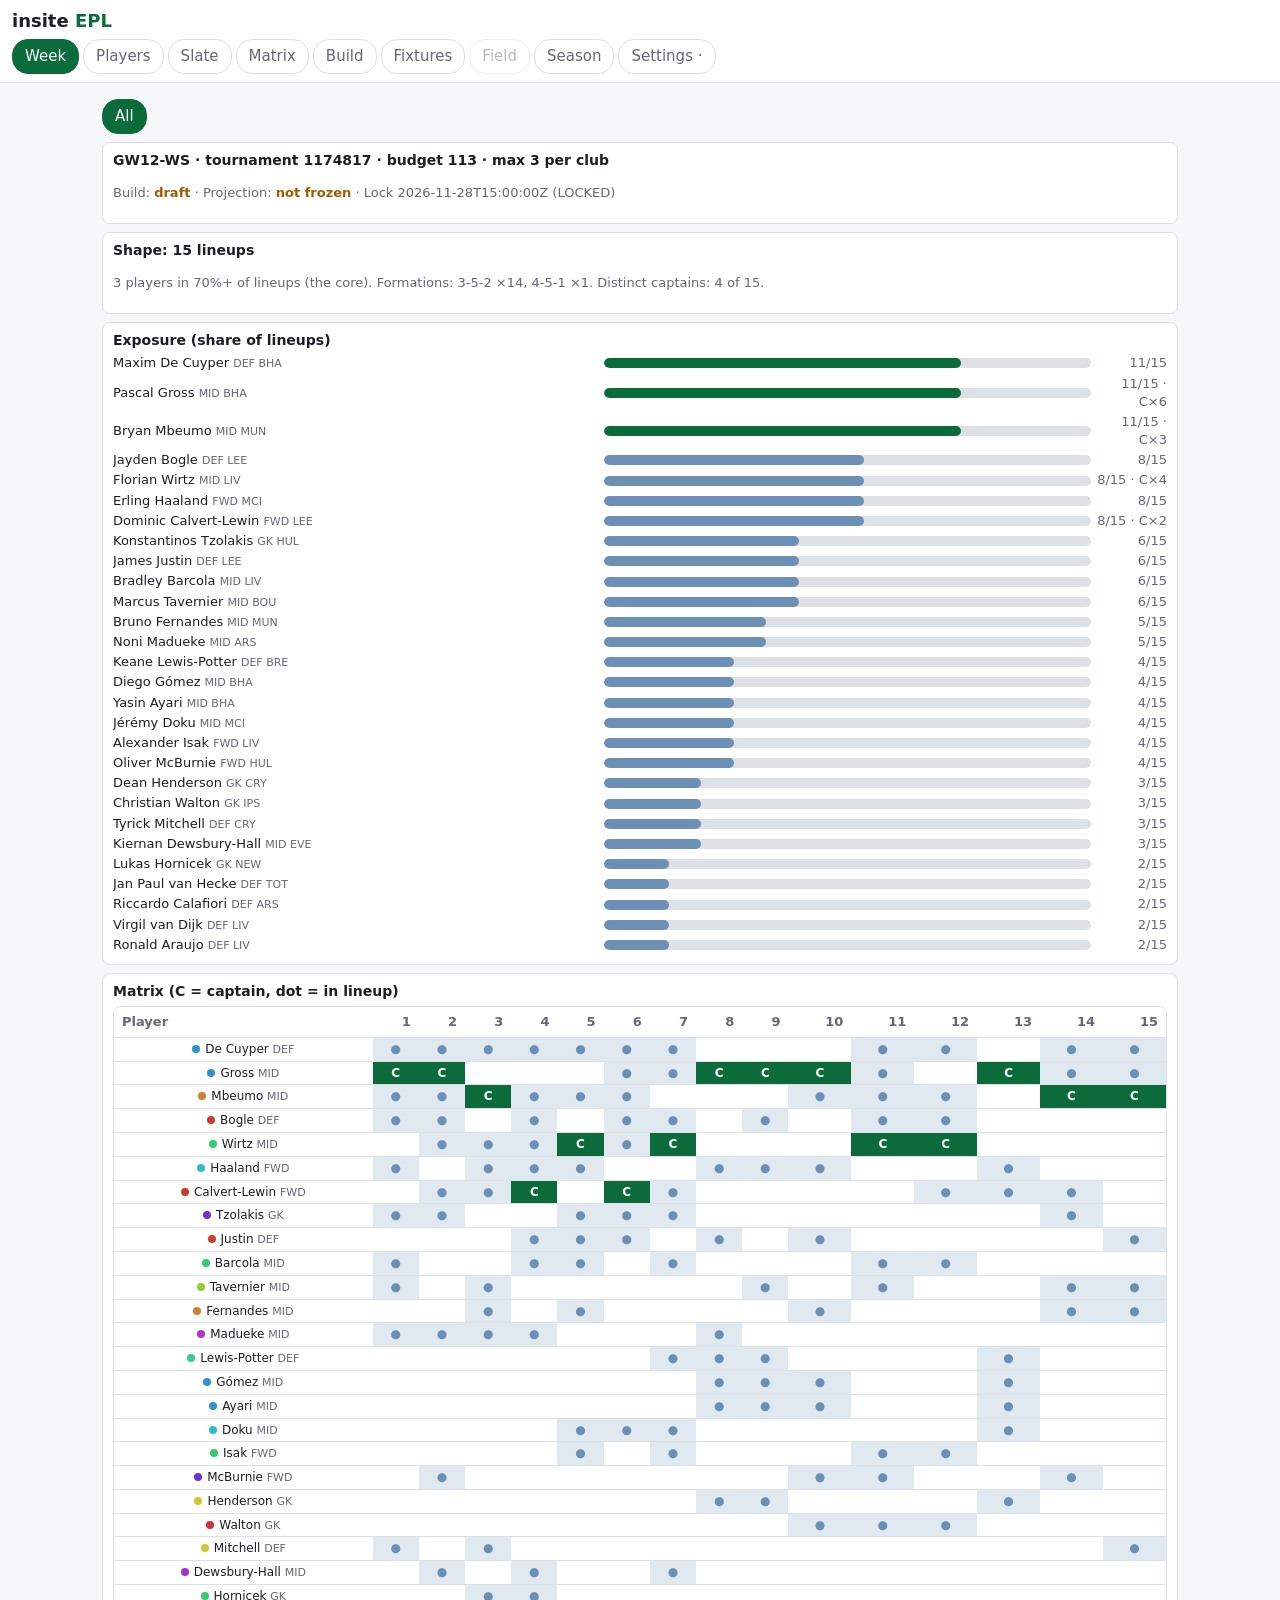
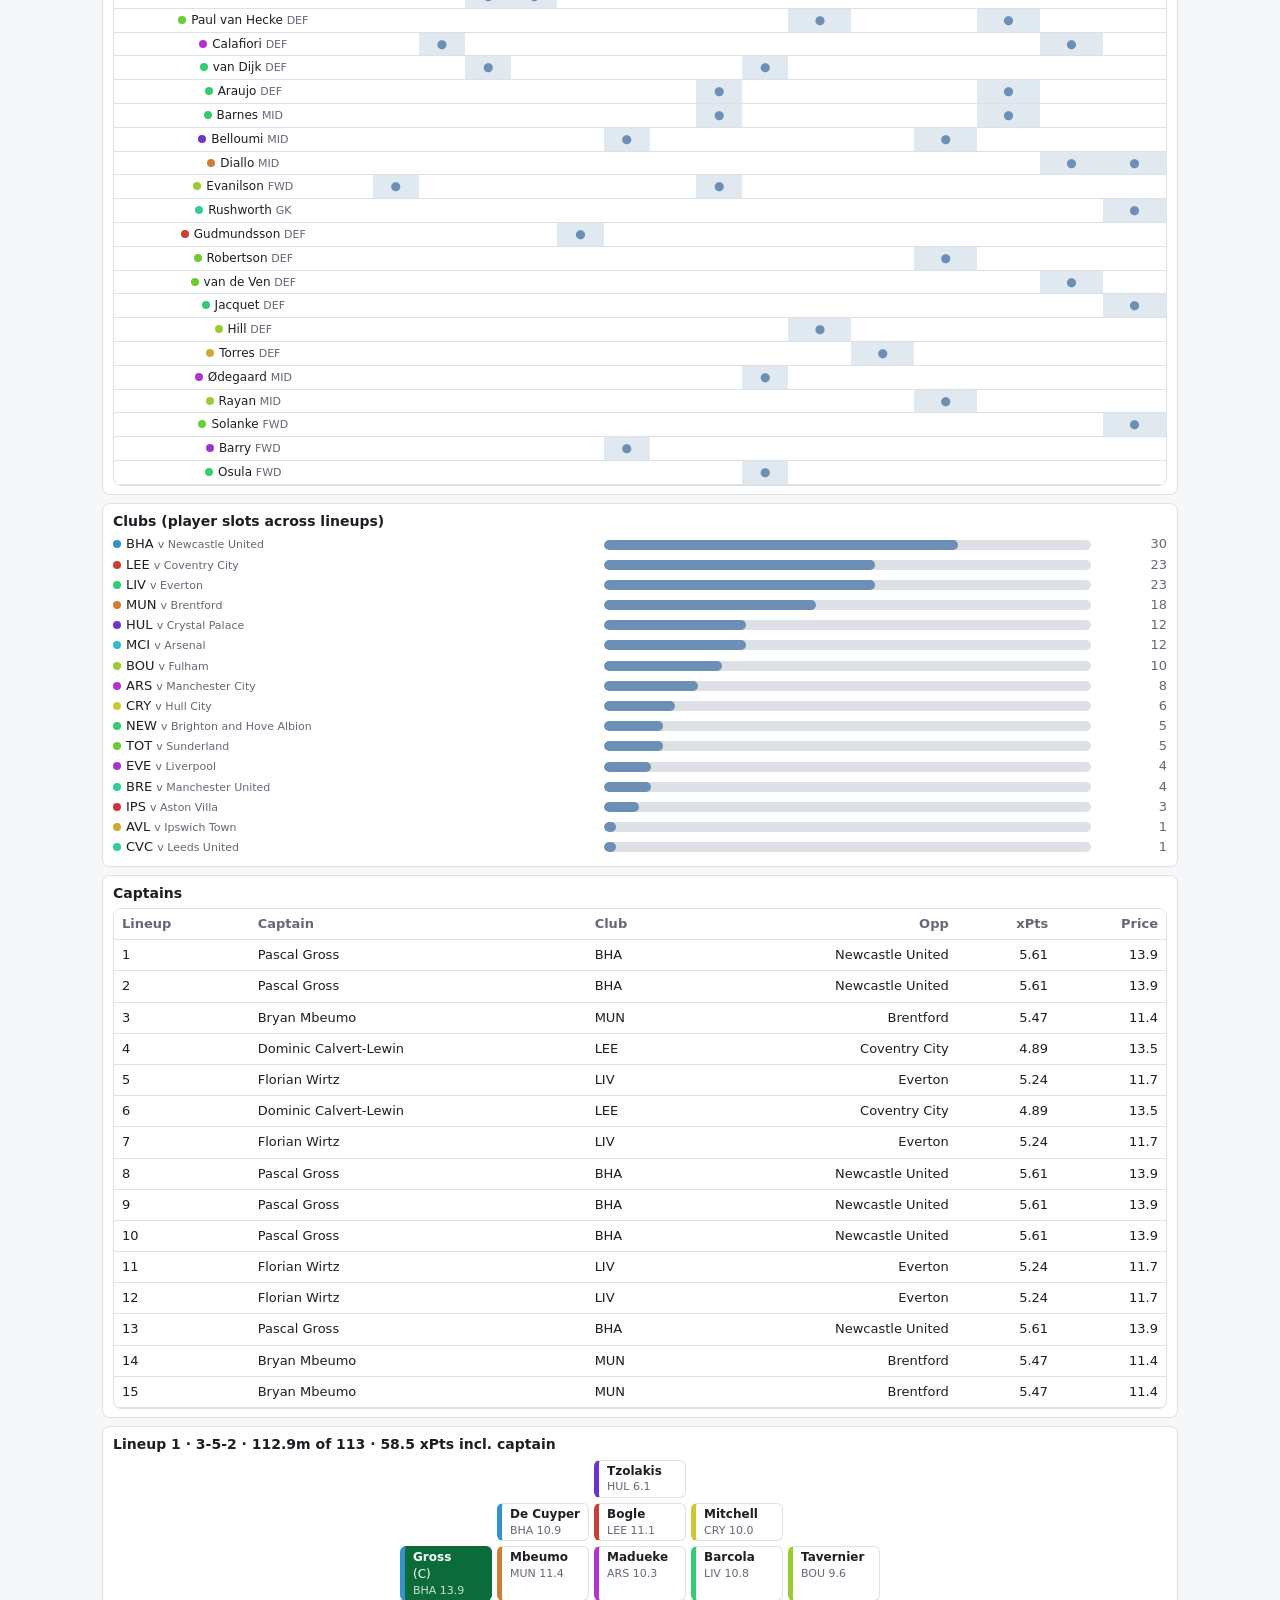
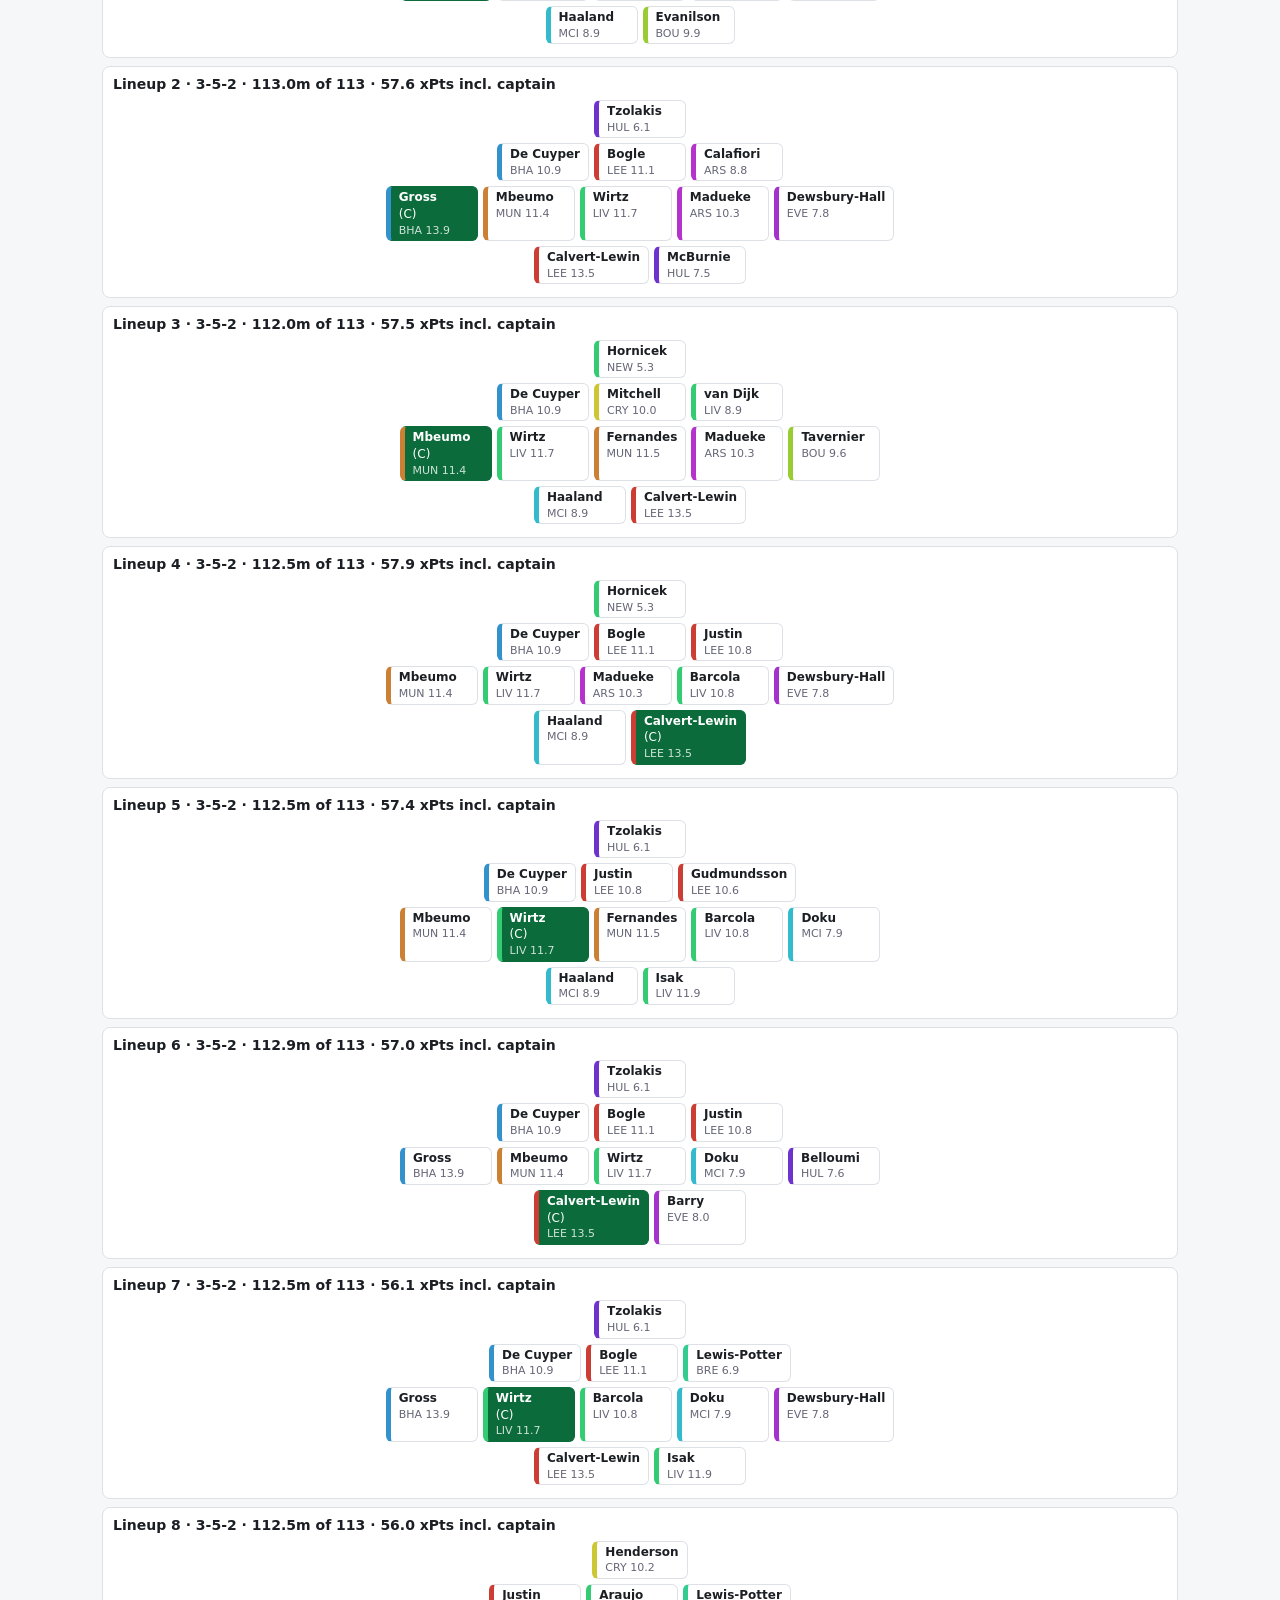
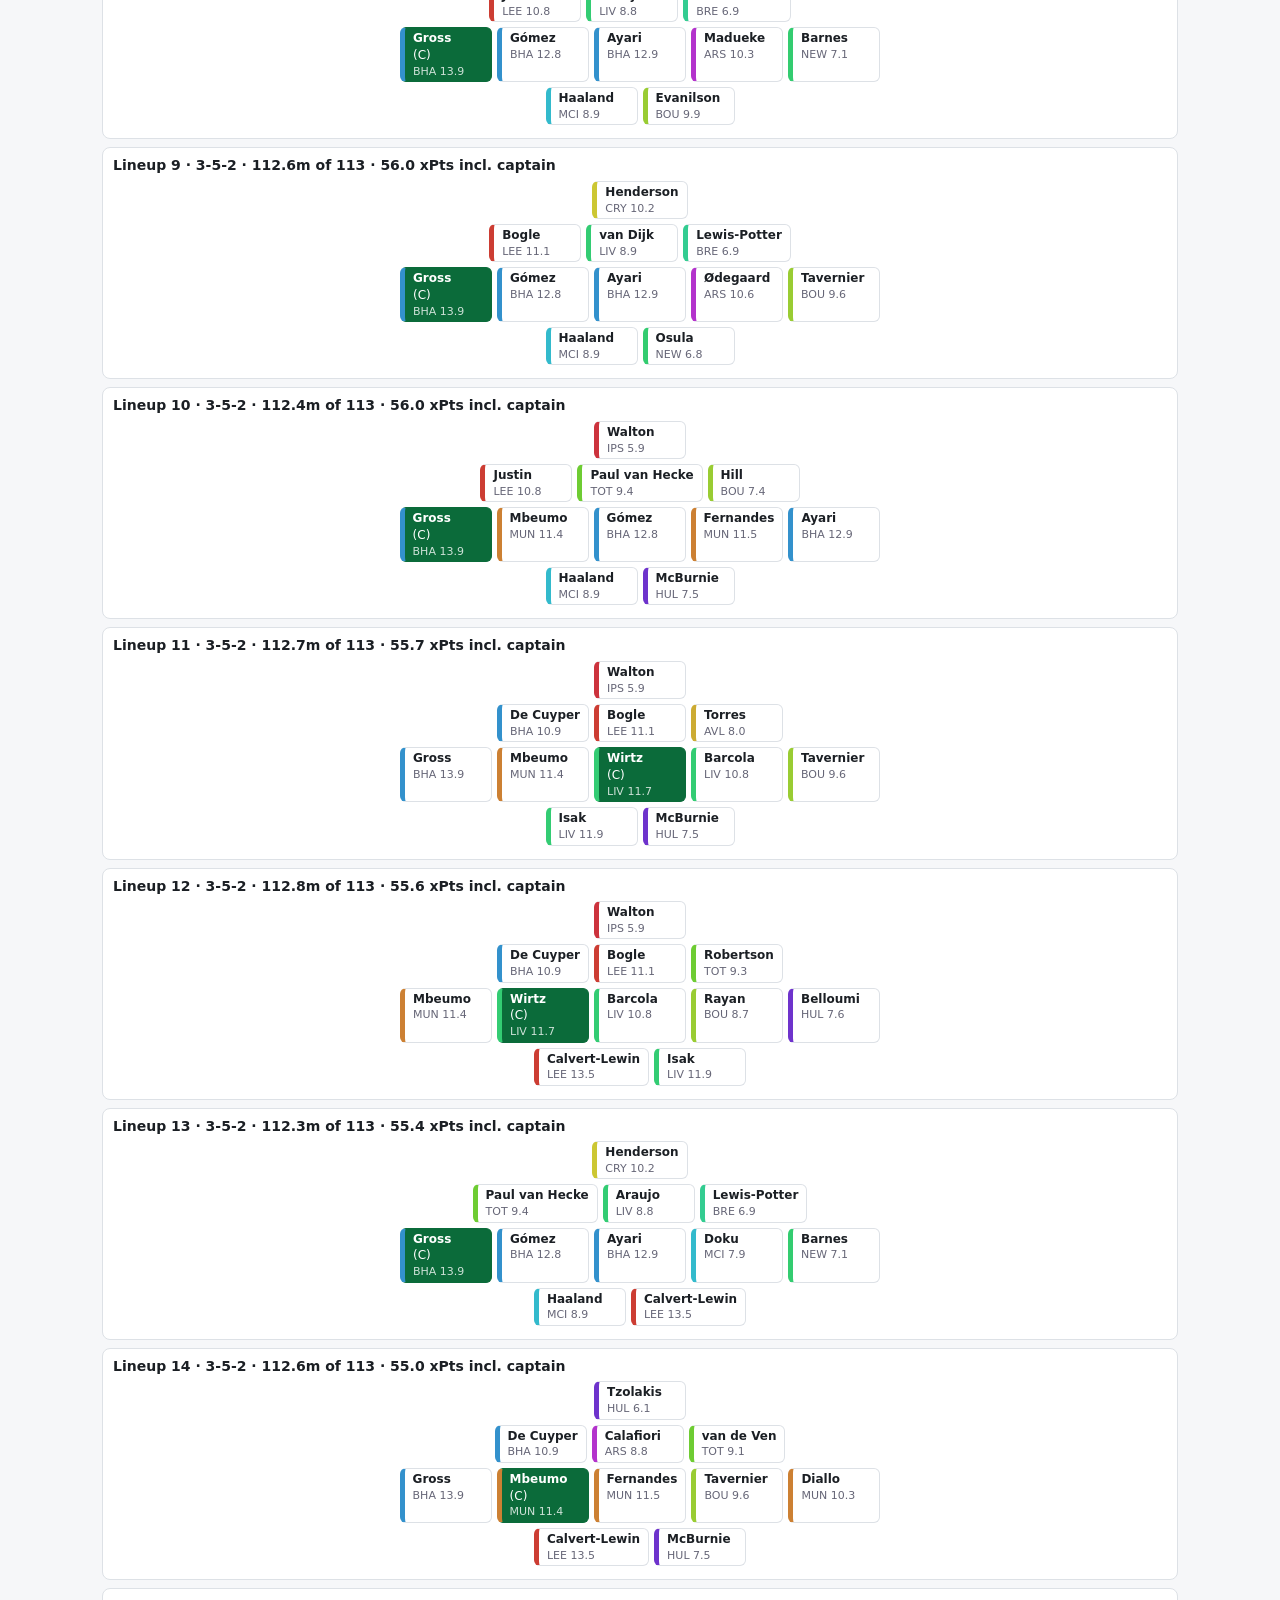
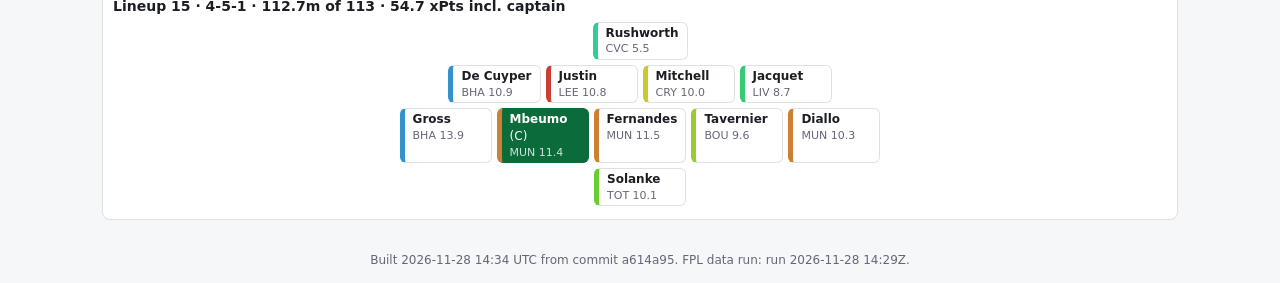
<file: index.html>
<!doctype html>
<html lang="en"><head><meta charset="utf-8"><meta name="viewport" content="width=device-width,initial-scale=1">
<title>insite EPL</title><link rel="stylesheet" href="app.css"></head>
<body><header><h1>insite <span>EPL</span></h1><nav id="nav"></nav></header>
<main id="main"><p class="note">Loading...</p></main><footer id="foot"></footer>
<script src="app.js"></script></body></html>
</file>
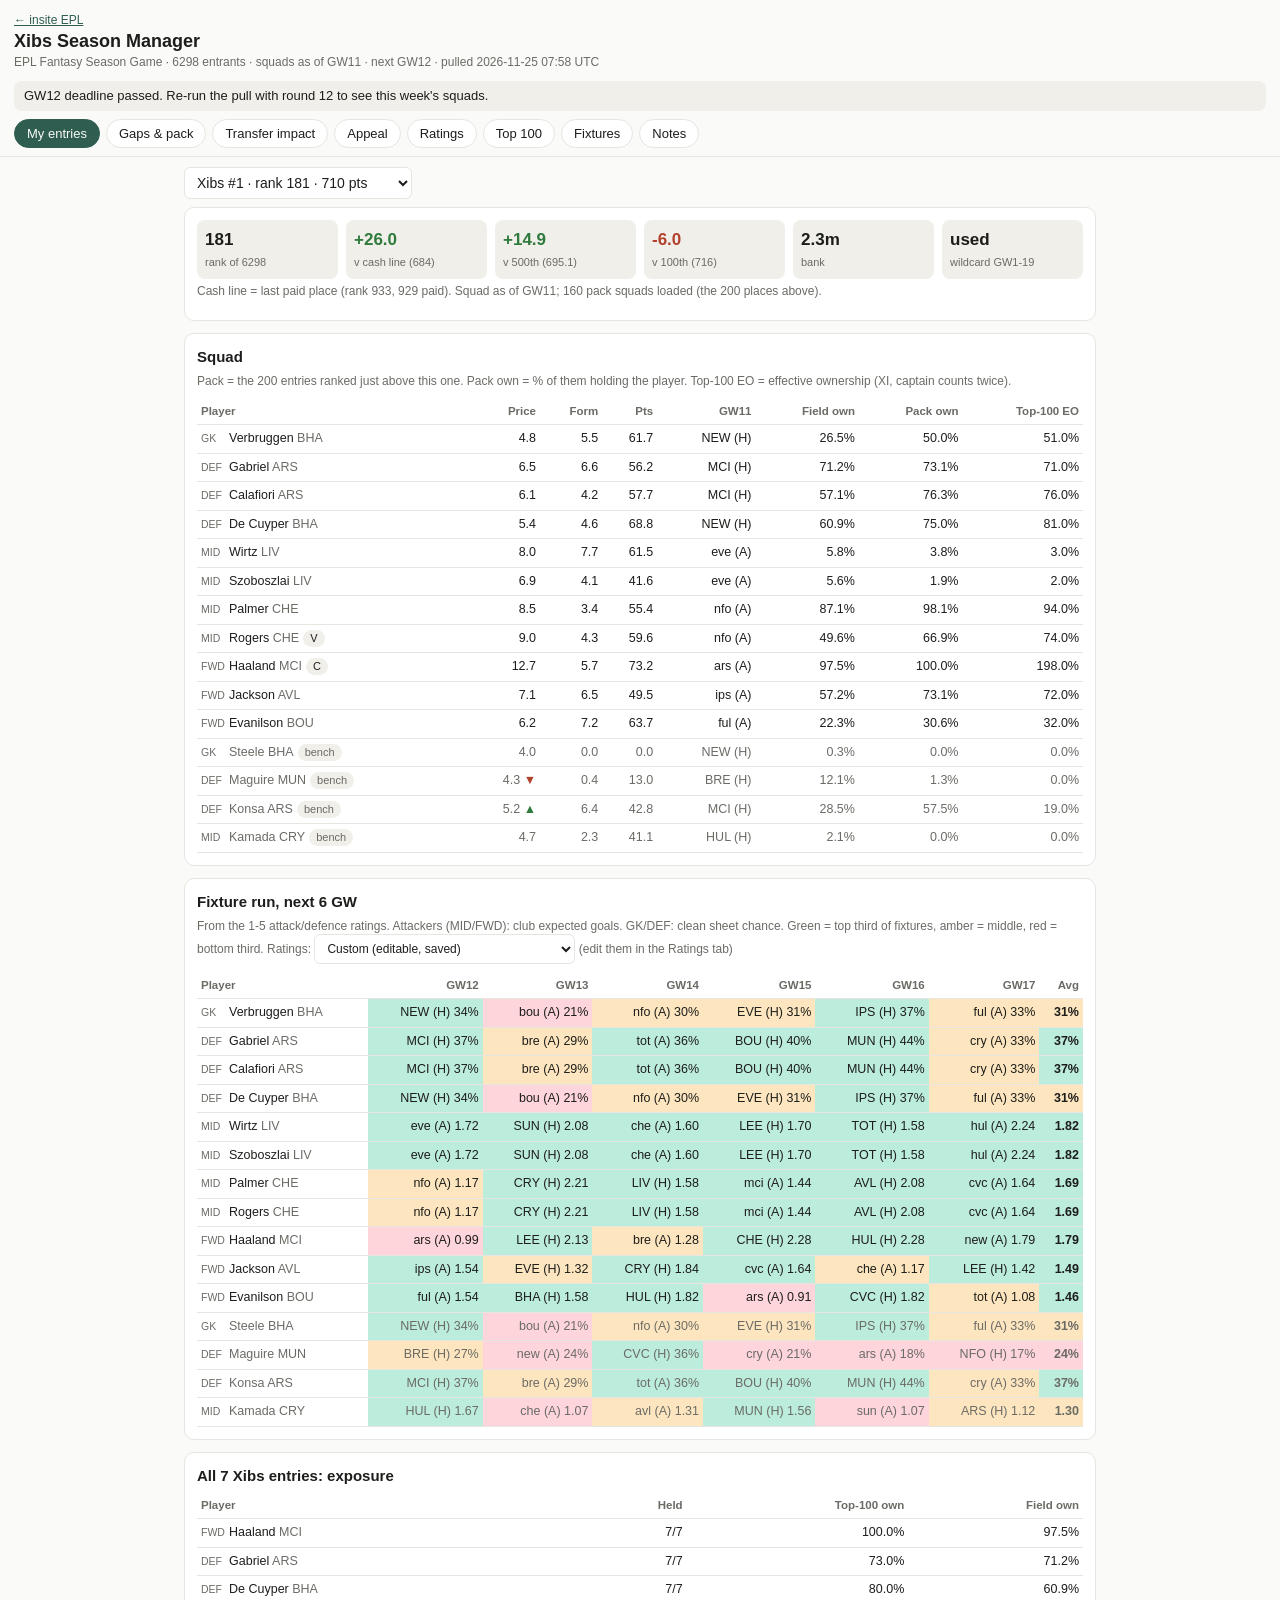
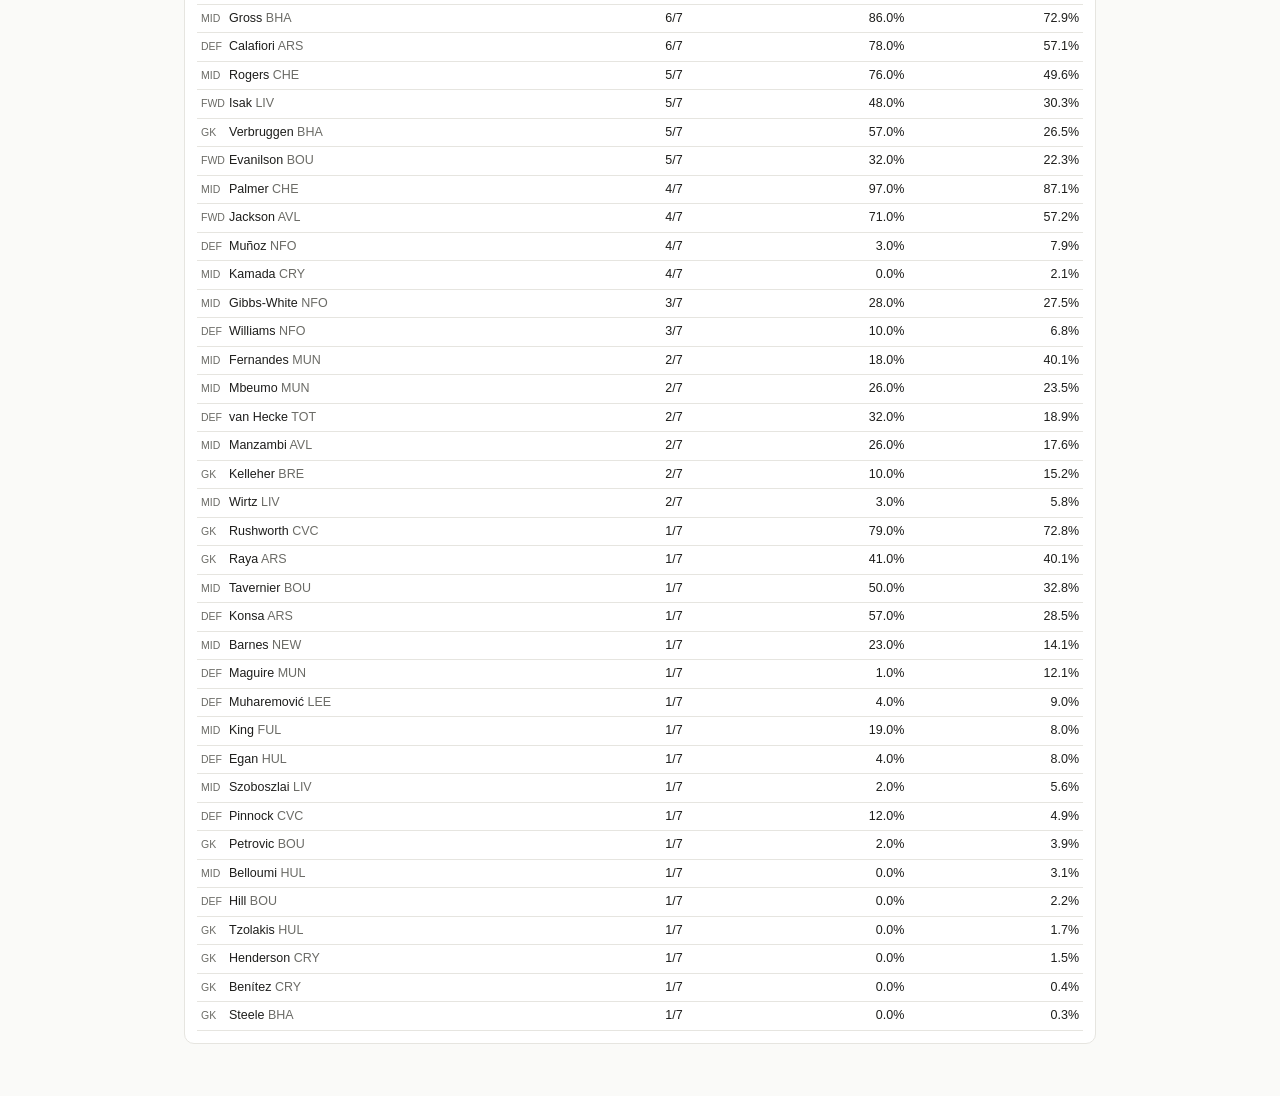
<file: season/index.html>
<!DOCTYPE html>
<html lang="en">
<head>
<meta charset="utf-8">
<meta name="viewport" content="width=device-width, initial-scale=1">
<title>Xibs Season Manager</title>
<style>
:root{--bg:#fafaf8;--card:#fff;--ink:#1d1d1b;--mute:#6b6b66;--line:#e6e5e0;--acc:#2f5d50;--bad:#b3412e;--good:#2f7a3d;--warn:#a8721a;--chip:#f0efe9}
@media (prefers-color-scheme:dark){:root{--bg:#161615;--card:#1f1f1d;--ink:#ecebe6;--mute:#9a998f;--line:#33322e;--acc:#7fb8a4;--bad:#e07a62;--good:#7cc58a;--warn:#d7a650;--chip:#2a2a27}}
*{box-sizing:border-box}body{margin:0;background:var(--bg);color:var(--ink);font:14px/1.4 -apple-system,BlinkMacSystemFont,"Segoe UI",Roboto,sans-serif}
header{padding:12px 14px 4px}h1{font-size:18px;margin:0}.sub{color:var(--mute);font-size:12px}
.dl{margin:6px 14px 0;padding:6px 10px;border-radius:8px;background:var(--chip);font-size:13px}
nav{display:flex;gap:6px;overflow-x:auto;padding:8px 14px;position:sticky;top:0;background:var(--bg);z-index:5;border-bottom:1px solid var(--line)}
nav button{border:1px solid var(--line);background:var(--card);color:var(--ink);border-radius:16px;padding:6px 12px;font-size:13px;white-space:nowrap}
nav button.on{background:var(--acc);color:var(--bg);border-color:var(--acc)}
main{padding:10px 14px 40px;max-width:940px;margin:auto}
.card{background:var(--card);border:1px solid var(--line);border-radius:10px;padding:12px;margin-bottom:12px}
.card h2{font-size:15px;margin:0 0 6px}.note{color:var(--mute);font-size:12px;margin:4px 0 8px}
select,input{font:inherit;padding:6px 8px;border:1px solid var(--line);border-radius:6px;background:var(--card);color:var(--ink);max-width:100%}
input[type=number]{width:72px}
table{width:100%;border-collapse:collapse;font-size:12.5px}th,td{padding:5px 4px;border-bottom:1px solid var(--line);text-align:right;white-space:nowrap}
th{color:var(--mute);font-weight:600;font-size:11.5px}th:first-child,td:first-child{text-align:left;white-space:normal}
.tw{overflow-x:auto}.pos{display:inline-block;min-width:28px;font-size:10.5px;color:var(--mute)}
.bad{color:var(--bad)}.good{color:var(--good)}.warn{color:var(--warn)}.mute{color:var(--mute)}
.kpis{display:grid;grid-template-columns:repeat(auto-fit,minmax(118px,1fr));gap:8px}.kpi{background:var(--chip);border-radius:8px;padding:8px}.kpi b{display:block;font-size:17px}.kpi span{font-size:11px;color:var(--mute)}
.chip{display:inline-block;background:var(--chip);border-radius:10px;padding:1px 7px;font-size:11px;margin-left:4px}
tr.sel{background:var(--chip)}tr.click{cursor:pointer}
.row{display:flex;gap:8px;flex-wrap:wrap;align-items:center;margin-bottom:8px}
.tbox{border:1px solid var(--line);border-radius:8px;padding:8px;margin-bottom:8px}
.res{background:var(--chip);border-radius:8px;padding:10px}.res b{font-size:16px}
</style>
</head>
<body>
<header><div class="sub"><a href="../#season" style="color:var(--acc)">&larr; insite EPL</a></div><h1>Xibs Season Manager</h1><div class="sub" id="meta">Loading…</div></header>
<div class="dl" id="dl"></div>
<nav id="tabs"></nav>
<main id="app"></main>
<script>
const TABS=[["entries","My entries"],["gaps","Gaps & pack"],["impact","Transfer impact"],["appeal","Appeal"],["ratings","Ratings"],["top","Top 100"],["fixtures","Fixtures"],["notes","Notes"]];
const LBL={xibs:"Xibs",mattxibb:"Matt"};
let D,P={},FX={},E=[],SQ={},MY=[],cur=0,tab="entries",hz=3,FREE=1,RS="custom",T=[{},{},{}],S=[];
const pct=x=>x==null||isNaN(x)?"–":(Math.round(x*10)/10).toFixed(1)+"%";
const n1=x=>x==null||x===""||isNaN(x)?"–":(+x).toFixed(1);
const sg=x=>(x>0?"+":"")+(+x).toFixed(1);
const posS={goalkeeper:"GK",defender:"DEF",midfielder:"MID",forward:"FWD"},PO={goalkeeper:0,defender:1,midfielder:2,forward:3};
function load(){fetch("bundle.json").then(r=>r.json()).then(b=>{D=b;prep();initRatings();nav();render();tick();setInterval(tick,30000)}).catch(e=>{document.getElementById("app").innerHTML='<div class="card bad">Could not load data: '+e+'</div>'})}
function counts(es){const n=es.length,o={},x={},c={};es.forEach(e=>(SQ[e.fid]||[]).forEach(s=>{const id=s[0];o[id]=(o[id]||0)+1;if(!s[2])x[id]=(x[id]||0)+1;if(s[1]==="C")c[id]=(c[id]||0)+1}));
 const r={n};Object.keys(P).forEach(id=>{r[id]={own:n?100*(o[id]||0)/n:0,eo:n?100*((x[id]||0)+(c[id]||0))/n:0,cap:n?100*(c[id]||0)/n:0}});return r}
function prep(){
 D.pool.forEach(p=>P[p.id]=p);D.fixtures.forEach(f=>FX[f.match_id]=f);
 E=D.entries.slice().sort((a,b)=>a.pos-b.pos);E.forEach(e=>SQ[e.fid]=D.squads[e.fid]||[]);
 S=D.st.map(r=>r[1]);
 MY=E.filter(e=>e.grp!=="win").sort((a,b)=>D.groups.indexOf(a.grp)-D.groups.indexOf(b.grp)||a.pos-b.pos);
 MY.forEach(e=>{const g=MY.filter(x=>x.grp===e.grp);e.lab=(LBL[e.grp]||e.grp)+" #"+(g.indexOf(e)+1)});
 D.TOP=counts(E.filter(e=>e.pos<=100));
 Object.values(P).forEach(p=>{const f=FX[p.match_id];if(!f){p.opp="–";return}
  const home=f.home===p.club;p.opp=home?f.away:f.home.toLowerCase();p.ha=home?"H":"A";
  const xa=+(home?f.xg_away:f.xg_home);p.cs=100*Math.exp(-xa)});
 document.getElementById("meta").textContent=D.name+" · "+D.entrants+" entrants · squads as of GW"+D.squad_round+" · next GW"+D.next_round+" · pulled "+D.pulled}
function tick(){const k=Math.min(...D.fixtures.map(f=>+new Date(f.kickoff)));const ms=k-Date.now();
 document.getElementById("dl").innerHTML=ms>0?'GW'+D.next_round+' deadline (first kick-off) in <b>'+Math.floor(ms/36e5)+'h '+Math.floor(ms%36e5/6e4)+'m</b>':'GW'+D.next_round+' deadline passed. Re-run the pull with round '+D.next_round+' to see this week\'s squads.'}
function nav(){document.getElementById("tabs").innerHTML=TABS.map(([k,l])=>'<button data-t="'+k+'" class="'+(k===tab?"on":"")+'">'+l+'</button>').join("");
 document.querySelectorAll("#tabs button").forEach(b=>b.onclick=()=>{tab=b.dataset.t;nav();render();window.scrollTo(0,0)})}
function entrySel(){return '<div class="row"><select id="esel">'+MY.map((e,i)=>'<option value="'+i+'"'+(i===cur?" selected":"")+'>'+e.lab+' · rank '+e.rank+' · '+e.score+' pts</option>').join("")+'</select></div>'}
function bindRS(){const r=document.getElementById("rs");if(r)r.onchange=()=>{RS=r.value;render()}}
function bindSel(){const s=document.getElementById("esel");if(s)s.onchange=()=>{cur=+s.value;T=[{},{},{}];render()}}
function me(){return MY[cur]}
function pack(e){return E.filter(x=>x.pos<e.pos&&x.pos>=e.pos-D.window)}
function squad(e){return SQ[e.fid].map(s=>Object.assign({},P[s[0]]||{id:s[0],name:"?"+s[0],club:"",price:0},{cap:s[1],bench:s[2]}))}
function places(score,x){if(x===0)return 0;let n=0;if(x>0){for(const v of S)if(v>score&&v<=score+x)n++;return n}for(const v of S)if(v<=score&&v>score+x)n++;return -n}
function prow(p,extra){return '<td><span class="pos">'+(posS[p.pos]||"")+'</span>'+p.name+' <span class="mute">'+p.club+'</span>'+(extra||"")+'</td>'}
function fix(p){return !p.opp||p.opp==="–"?'<td class="mute">no game</td>':'<td>'+p.opp+' ('+p.ha+')</td>'}
function gapc(x){return '<td class="'+(x>0?"bad":"good")+'">'+(x>0?"+":"")+x.toFixed(1)+'</td>'}

const att=p=>p.pos==="midfielder"||p.pos==="forward";
const RLAB={custom:"Custom (editable, saved)",calib:"Calibrated: home/away split (xG GW1-10)",calib_pooled:"Calibrated: pooled (xG GW1-10)",mine:"My ratings (15 Aug)",cons:"Consensus (FFS projections, Aug)"};
let DB=null,SAVED=null;
let RAT={},FXI={};
const mult=(r,t)=>{const f=r-Math.floor(r),i=Math.min(Math.floor(r)-1,3);return f===0?t[Math.min(Math.floor(r)-1,4)]:t[i]+(t[i+1]-t[i])*f};
function lamFor(T,c,o,home){const a=T[c],d=T[o];if(!a||!d)return null;const r=D.ratings;return home?r.league_home*mult(a.aH,r.att_scale)*mult(d.dA,r.def_scale):r.league_away*mult(a.aA,r.att_scale)*mult(d.dH,r.def_scale)}
function tk(club,gw){const f=FXI[gw]&&FXI[gw][club];if(!f)return null;const T=RAT[RS],lf=lamFor(T,club,f.opp,f.home),la=lamFor(T,f.opp,club,!f.home);return{opp:f.home?f.opp:f.opp.toLowerCase(),h:f.home,lf,la,cs:100*Math.exp(-la)}}
function initRatings(){const r=D.ratings;RAT={calib:r.calib,calib_pooled:r.calib_pooled,mine:r.mine,cons:r.cons};let c=null;try{c=JSON.parse(localStorage.getItem("xibs_custom_ratings"))}catch(_){}
 RAT.custom=JSON.parse(JSON.stringify(c&&c.ARS?c:(r.custom&&r.custom.R)||r.calib));
 if(window.claude&&claude.use)claude.use("db").then(db=>{if(!db)return;DB=db;return db.doc("ratings/custom").get().then(d=>{if(d.exists){const v=d.data();SAVED=v.savedAt;if(v.R&&v.R.ARS&&!(c&&c.ARS&&c._t>v.t)){RAT.custom=JSON.parse(JSON.stringify(v.R))}}render()})}).catch(()=>{});D.fx8.forEach(([g,h,a])=>{(FXI[g]=FXI[g]||{})[h]={opp:a,home:true};FXI[g][a]={opp:h,home:false}})}
function saveCustom(){try{RAT.custom._t=Date.now();localStorage.setItem("xibs_custom_ratings",JSON.stringify(RAT.custom))}catch(_){}}
async function saveStore(btn){if(!DB){btn.textContent="Store not available here";return}btn.textContent="Saving...";const R={};Object.keys(RAT.mine).forEach(c=>R[c]=Object.assign({},RAT.custom[c]));const t=Date.now();
 try{await DB.doc("ratings/custom").set({R,t,savedAt:new Date(t).toISOString(),basis:"edited in Xibs Season Manager"});SAVED=new Date(t).toISOString();btn.textContent="Saved "+SAVED.slice(11,16)+" UTC"}catch(e){btn.textContent="Save failed: "+(e&&e.code||e)}}
function tone(v,a){if(v==null)return"";const[m,h]=a?[1.07,1.41]:[24.4,34.3];return v>=h?"rgba(16,185,129,.28)":v>=m?"rgba(245,158,11,.26)":"rgba(244,63,94,.22)"}
function runVal(p,n){let s=0,c=0;for(let g=D.next_round;g<D.next_round+n;g++){const x=tk(p.club,g);if(x){s+=att(p)?x.lf:x.cs;c++}}return c?s/c:null}
function runTxt(v,a){return v==null?"–":a?v.toFixed(2):Math.round(v)+"%"}
function rsSel(){return '<select id="rs">'+Object.keys(RLAB).map(k=>'<option value="'+k+'"'+(RS===k?" selected":"")+'>'+RLAB[k]+'</option>').join("")+'</select>'}
function rRun(sq){const g0=D.next_round,N=6;let h='<div class="card"><h2>Fixture run, next '+N+' GW</h2><p class="note">From the 1-5 attack/defence ratings. Attackers (MID/FWD): club expected goals. GK/DEF: clean sheet chance. Green = top third of fixtures, amber = middle, red = bottom third. Ratings: '+rsSel()+' <span class="mute">(edit them in the Ratings tab)</span></p><div class="tw"><table><tr><th>Player</th>';
 for(let g=g0;g<g0+N;g++)h+='<th>GW'+g+'</th>';h+='<th>Avg</th></tr>';
 sq.forEach(p=>{const a=att(p);h+='<tr'+(p.bench?' class="mute"':'')+'>'+prow(p);
  for(let g=g0;g<g0+N;g++){const x=tk(p.club,g);h+=x?'<td style="background:'+tone(a?x.lf:x.cs,a)+'">'+x.opp+(x.h?" (H) ":" (A) ")+runTxt(a?x.lf:x.cs,a)+'</td>':'<td class="mute">blank</td>'}
  const v=runVal(p,N);h+='<td style="background:'+tone(v,a)+'"><b>'+runTxt(v,a)+'</b></td></tr>'});
 return h+'</table></div></div>'}
function rRatings(){const g0=D.next_round,N=6,cl=Object.keys(RAT.mine).sort(),r=D.ratings,st=r.calib_stats||{};
 const sel=(c,f)=>'<select data-c="'+c+'" data-f="'+f+'" class="rsel">'+[1,1.5,2,2.5,3,3.5,4,4.5,5].map(v=>'<option'+(RAT.custom[c][f]===v?" selected":"")+' value="'+v+'">'+v+'</option>').join("")+'</select>';
 let h='<div class="card"><h2>Ratings</h2><p class="note">1-5 for each club: attack (att) higher = scores more, defence (def) LOWER = tighter. Used for the Fixture run and the Run column in Transfer impact. Active set: '+rsSel()+'</p>'+
 '<div class="row"><button id="cpcal">Custom = Calibrated split</button> <button id="cppool">Custom = Calibrated pooled</button> <button id="cpmine">Custom = My 15 Aug</button> <button id="cpcons">Custom = Consensus</button> <button id="svstore"><b>Save custom</b></button> <button id="cpjson">Copy as JSON</button></div><p class="note">Last saved: '+(SAVED?SAVED.slice(0,16).replace("T"," ")+" UTC":"not yet")+'. Save keeps the custom set in this page\'s own store (works on any device). Then ask Claude to "sync ratings" to copy it into the repo.</p>'+
 '<p class="note">'+(r.calib_note||"")+' Calibration test: fitting on xG improved next-week goal predictions slightly; fitting on goals alone made them worse. See data/ratings/calibration.md. Consensus = Fantasy Football Scout projected goals per club per GW (August), turned into 1-5 ratings; it is not based on results.</p></div>';
 h+='<div class="card"><h2>Edit custom ratings</h2><div class="tw"><table><tr><th>Club</th><th>GF</th><th>xGF</th><th>GA</th><th>xGA</th><th>att H</th><th>att A</th><th>def H</th><th>def A</th><th>Calib</th></tr>'+
 cl.map(c=>{const s=st[c]||{},k=r.calib[c],m=r.mine[c];return '<tr><td>'+c+'</td><td>'+(s.gf??"–")+'</td><td>'+(s.xgf??"–")+'</td><td>'+(s.ga??"–")+'</td><td>'+(s.xga??"–")+'</td><td>'+sel(c,"aH")+'</td><td>'+sel(c,"aA")+'</td><td>'+sel(c,"dH")+'</td><td>'+sel(c,"dA")+'</td><td class="mute">'+[k.aH,k.aA,k.dH,k.dA].join(" ")+'</td></tr>'}).join("")+'</table></div><p class="note">GF/GA = goals for/against and xGF/xGA = expected goals for/against, GW1-10 (FPL data). Calib column = the calibrated numbers (att H, att A, def H, def A).</p></div>';
 const ticker=(a)=>'<div class="tw"><table><tr><th>Club</th>'+Array.from({length:N},(_,i)=>'<th>GW'+(g0+i)+'</th>').join("")+'<th>Avg</th></tr>'+cl.map(c=>{let s=0,n=0;const tds=Array.from({length:N},(_,i)=>{const x=tk(c,g0+i);if(!x)return'<td class="mute">–</td>';const v=a?x.lf:x.cs;s+=v;n++;return'<td style="background:'+tone(v,a)+'">'+x.opp+(x.h?"(H) ":"(A) ")+runTxt(v,a)+'</td>'}).join("");return'<tr><td>'+c+'</td>'+tds+'<td style="background:'+tone(n?s/n:null,a)+'"><b>'+runTxt(n?s/n:null,a)+'</b></td></tr>'}).join("")+'</table></div>';
 h+='<div class="card"><h2>Attack ticker (club expected goals)</h2>'+ticker(true)+'</div><div class="card"><h2>Defence ticker (clean sheet chance)</h2>'+ticker(false)+'</div>';return h}
function bindRatings(){const g=(s,f)=>document.querySelectorAll(s).forEach(f);
 g(".rsel",s=>s.onchange=()=>{RAT.custom[s.dataset.c][s.dataset.f]=+s.value;RS="custom";saveCustom();keep()});
 const cp=(id,src)=>{const b=document.getElementById(id);if(b)b.onclick=()=>{RAT.custom=JSON.parse(JSON.stringify(RAT[src]));RS="custom";saveCustom();keep()}};cp("cpcal","calib");cp("cppool","calib_pooled");cp("cpmine","mine");cp("cpcons","cons");
 const sv=document.getElementById("svstore");if(sv)sv.onclick=()=>saveStore(sv);const j=document.getElementById("cpjson");if(j)j.onclick=()=>{try{navigator.clipboard.writeText(JSON.stringify(RAT.custom));j.textContent="Copied"}catch(_){j.textContent="Copy blocked: select manually"}}}
let AP={pos:"all",max:15,minApps:4,sort:"a3",K:5,w:0.6};
function oppMult(club,g,isAtt){const f=FXI[g]&&FXI[g][club];if(!f)return null;const o=RAT[RS][f.opp];if(!o)return null;const r=D.ratings;
 if(isAtt){return(f.home?r.league_home:r.league_away)*mult(f.home?o.dA:o.dH,r.def_scale)}
 return Math.exp(-(f.home?r.league_away:r.league_home)*mult(f.home?o.aA:o.aH,r.att_scale))}
const EB={};
function easeBase(isAtt,n){const k=RS+isAtt+n+D.next_round+JSON.stringify(RAT[RS]).length;if(EB[k]!=null)return EB[k];let s=0,c=0;Object.keys(RAT[RS]).forEach(cl=>{for(let g=D.next_round;g<D.next_round+n;g++){const m=oppMult(cl,g,isAtt);if(m!=null){s+=m;c++}}});return EB[k]=c?s/c:1}
let CPA=null;
function clubPos(){if(CPA)return CPA;const t={};Object.values(P).forEach(p=>{if(!p.apps)return;const k=p.club+"|"+p.pos;(t[k]=t[k]||{s:0,a:0});t[k].s+=p.total_pts;t[k].a+=p.apps});const o={};Object.keys(t).forEach(k=>o[k]=t[k].s/t[k].a);return CPA=o}
function appeal(p,n){const a=att(p);let s=0,c=0;for(let g=D.next_round;g<D.next_round+n;g++){const m=oppMult(p.club,g,a);if(m==null)continue;s+=m;c++}
 const raw=p.apps?p.total_pts/p.apps:null,cp=clubPos()[p.club+"|"+p.pos];let st=null;if(raw!=null){st=cp==null?raw:(p.apps*raw+AP.K*cp)/(p.apps+AP.K)}
 const e=c?(s/c)/easeBase(a,n):null,idx=e==null?null:Math.pow(e,AP.w);return{ppg:raw,st,idx,ap:st!=null&&idx!=null?st*idx:null}}
function rAppeal(){const e=me(),PC=counts(pack(e)),mine=new Set(SQ[e.fid].map(s=>s[0]));
 let rows=Object.values(P).filter(p=>p.apps>=AP.minApps&&p.price<=AP.max&&(AP.pos==="all"||p.pos===AP.pos)&&p.status!=="injured").map(p=>Object.assign({},p,{x3:appeal(p,3),x6:appeal(p,6)}));
 const key={a3:p=>p.x3.ap,a6:p=>p.x6.ap,ppg:p=>p.x3.st,s3:p=>p.x3.idx,s6:p=>p.x6.idx}[AP.sort];rows.sort((a,b)=>(key(b)??-99)-(key(a)??-99));rows=rows.slice(0,80);
 const o=(v,l,cur)=>'<option value="'+v+'"'+(cur==v?" selected":"")+'>'+l+'</option>';
 const ec=v=>v==null?"":v>=1.08?"good":v<=0.92?"bad":"";
 let h=entrySel()+'<div class="card"><h2>Player appeal</h2><p class="note"><b>Steady rate</b> = FanTeam points per appearance, pulled toward the average for that club and position. The fewer appearances, the bigger the pull. <b>Ease</b> = 1.0 for an average run. GK/DEF: chance the opponent scores little, from the opponent ATTACK rating (clean-sheet maths, not a plain sum). MID/FWD: opponent DEFENCE multiplier. Home or away rating used. <b>Appeal</b> = Steady rate x Ease.</p>'+
 '<div class="row">Pos <select id="apos">'+o("all","All",AP.pos)+o("goalkeeper","GK",AP.pos)+o("defender","DEF",AP.pos)+o("midfielder","MID",AP.pos)+o("forward","FWD",AP.pos)+'</select> Max price <input type="number" id="amax" step="0.5" value="'+AP.max+'"> Min apps <input type="number" id="aapp" value="'+AP.minApps+'"> Pull strength (apps) <input type="number" id="ak" step="1" min="0" value="'+AP.K+'"> Ease weight <input type="number" id="aw" step="0.1" min="0" max="1.5" value="'+AP.w+'"> Sort <select id="asort">'+o("a3","Appeal 3 GW",AP.sort)+o("a6","Appeal 6 GW",AP.sort)+o("ppg","Steady rate",AP.sort)+o("s3","Easiest 3 GW",AP.sort)+o("s6","Easiest 6 GW",AP.sort)+'</select> Ratings '+rsSel()+'</div>'+
 '<div class="tw"><table><tr><th>Player</th><th>Price</th><th>Apps</th><th>Pts/app</th><th>Steady</th><th>Ease 3</th><th>Appeal 3</th><th>Ease 6</th><th>Appeal 6</th><th>Pack own</th><th>Field own</th></tr>'+
 rows.map(p=>'<tr'+(mine.has(p.id)?' class="sel"':'')+'>'+prow(p,mine.has(p.id)?'<span class="chip">yours</span>':'')+'<td>'+n1(p.price)+'</td><td>'+p.apps+(p.starts!=null?' <span class="mute">('+p.starts+')</span>':'')+'</td><td>'+n1(p.x3.ppg)+'</td><td>'+n1(p.x3.st)+'</td><td class="'+ec(p.x3.idx)+'">'+(p.x3.idx==null?"–":p.x3.idx.toFixed(2))+'</td><td><b>'+n1(p.x3.ap)+'</b></td><td class="'+ec(p.x6.idx)+'">'+(p.x6.idx==null?"–":p.x6.idx.toFixed(2))+'</td><td><b>'+n1(p.x6.ap)+'</b></td><td>'+pct((PC[p.id]||{}).own)+'</td><td>'+pct(p.owned)+'</td></tr>').join("")+'</table></div>'+
 '<p class="note">Apps (starts). Ease weight 0.6 because the GW1-10 data shows fixtures move points about 60% as much as the raw rating scale implies (about +0.3 pts per appearance per rating point). Set 1.0 for the full scale. Steady rate still includes sub cameos. Ratings only change Ease, so editing them on the Ratings tab moves this ranking. Highlighted = in the selected entry.</p></div>';return h}
function bindAppeal(){const v=id=>document.getElementById(id);const on=(id,f)=>{const x=v(id);if(x)x.onchange=()=>{f(x.value);keep()}};
 on("apos",x=>AP.pos=x);on("amax",x=>AP.max=+x);on("aapp",x=>AP.minApps=+x);on("ak",x=>AP.K=+x);on("aw",x=>AP.w=+x);on("asort",x=>AP.sort=x)}

function keep(){const y=window.scrollY;render();window.scrollTo(0,y)}
function rEntries(){
 const e=me(),sq=squad(e).sort((a,b)=>a.bench-b.bench||PO[a.pos]-PO[b.pos]),pk=pack(e),PC=counts(pk),c=D.cash;
 let h=entrySel();
 h+='<div class="card"><div class="kpis">'+
 '<div class="kpi"><b>'+e.rank+'</b><span>rank of '+D.entrants+'</span></div>'+
 '<div class="kpi"><b class="'+(e.score>=c.score?"good":"bad")+'">'+sg(e.score-c.score)+'</b><span>v cash line ('+c.score+')</span></div>'+
 '<div class="kpi"><b class="'+(e.score>=c.p500?"good":"bad")+'">'+sg(e.score-c.p500)+'</b><span>v 500th ('+c.p500+')</span></div>'+
 '<div class="kpi"><b class="'+(e.score>=c.p100?"good":"bad")+'">'+sg(e.score-c.p100)+'</b><span>v 100th ('+c.p100+')</span></div>'+
 '<div class="kpi"><b>'+n1(e.funds)+'m</b><span>bank</span></div>'+
 '<div class="kpi"><b>'+(e.wc&&e.wc.length?"used":"available")+'</b><span>wildcard GW1-19</span></div></div>'+
 '<p class="note">Cash line = last paid place (rank '+c.rank+', '+c.paid+' paid). Squad as of GW'+D.squad_round+'; '+pk.length+' pack squads loaded (the '+D.window+' places above).</p></div>';
 h+='<div class="card"><h2>Squad</h2><p class="note">Pack = the '+D.window+' entries ranked just above this one. Pack own = % of them holding the player. Top-100 EO = effective ownership (XI, captain counts twice).</p><div class="tw"><table><tr><th>Player</th><th>Price</th><th>Form</th><th>Pts</th><th>GW11</th><th>Field own</th><th>Pack own</th><th>Top-100 EO</th></tr>'+
 sq.map(p=>'<tr'+(p.bench?' class="mute"':'')+'>'+prow(p,(p.cap==="C"?'<span class="chip">C</span>':p.cap==="V"?'<span class="chip">V</span>':'')+(p.bench?'<span class="chip">bench</span>':''))+'<td>'+n1(p.price)+(p.prev_price&&p.price!==p.prev_price?(p.price>p.prev_price?' <span class="good">▲</span>':' <span class="bad">▼</span>'):'')+'</td><td>'+n1(p.form)+'</td><td>'+n1(p.total_pts)+'</td>'+fix(p)+'<td>'+pct(p.owned)+'</td><td>'+pct((PC[p.id]||{}).own)+'</td><td>'+pct(D.TOP[p.id]&&D.TOP[p.id].eo)+'</td></tr>').join("")+'</table></div></div>';
 h+=rRun(sq.filter(x=>x.id));
 const grp=MY.filter(m=>m.grp===e.grp),cnt={};grp.forEach(m=>SQ[m.fid].forEach(s=>cnt[s[0]]=(cnt[s[0]]||0)+1));
 const rows=Object.keys(cnt).map(id=>Object.assign({n:cnt[id]},P[id])).sort((a,b)=>b.n-a.n||b.owned-a.owned);
 h+='<div class="card"><h2>All '+grp.length+' '+(LBL[e.grp]||e.grp)+' entries: exposure</h2><div class="tw"><table><tr><th>Player</th><th>Held</th><th>Top-100 own</th><th>Field own</th></tr>'+
 rows.map(p=>'<tr>'+prow(p)+'<td>'+p.n+'/'+grp.length+'</td><td>'+pct(D.TOP[p.id]&&D.TOP[p.id].own)+'</td><td>'+pct(p.owned)+'</td></tr>').join("")+'</table></div></div>';
 return h}

function rGaps(){
 const e=me(),c=D.cash,pk=pack(e),PC=counts(pk),ids=new Set(SQ[e.fid].map(s=>s[0]));
 const top=pk.length?pk[0].score:null,near=pk.length?pk[pk.length-1].score:null;
 let h='<div class="card"><h2>Points gaps, all entries</h2><p class="note">Plus = you are behind (points to catch up). Minus = you are ahead. "Pack top" = the entry '+D.window+' places above you.</p><div class="tw"><table><tr><th>Entry</th><th>Rank</th><th>Pts</th><th>Cash line</th><th>500th</th><th>100th</th><th>Pack top</th><th>Next above</th></tr>'+
 MY.map(m=>{const pk2=pack(m),t=pk2.length?pk2[0].score-m.score:null,n=pk2.length?pk2[pk2.length-1].score-m.score:null;return '<tr><td>'+m.lab+'</td><td>'+m.rank+'</td><td>'+m.score+'</td>'+gapc(c.score-m.score)+gapc(c.p500-m.score)+gapc(c.p100-m.score)+(t==null?'<td>–</td>':gapc(t))+(n==null?'<td>–</td>':gapc(n))+'</tr>'}).join("")+'</table></div>'+
 '<p class="note">Rank value of points near '+e.lab+': about '+(places(e.score,10)/10).toFixed(1)+' places per point going up.</p></div>';
 h+=entrySel();
 const thr=Object.keys(PC).filter(id=>id!=="n"&&!ids.has(+id)&&PC[id].own>=20).sort((a,b)=>PC[b].own-PC[a].own).map(id=>P[id]).filter(Boolean);
 h+='<div class="card"><h2>Catch-up list for '+e.lab+'</h2><p class="note">Held by 20%+ of the '+pk.length+' entries above you, not by you. If they score and you don\'t have them, you fall further behind. Not a buy list: pick on points, use this to see the risk.</p><div class="tw"><table><tr><th>Player</th><th>Price</th><th>Form</th><th>GW11</th><th>Pack own</th><th>Pack EO</th><th>Field own</th></tr>'+
 thr.map(p=>'<tr>'+prow(p)+'<td>'+n1(p.price)+'</td><td>'+n1(p.form)+'</td>'+fix(p)+'<td class="bad">'+pct(PC[p.id].own)+'</td><td>'+pct(PC[p.id].eo)+'</td><td>'+pct(p.owned)+'</td></tr>').join("")+(thr.length?'':'<tr><td colspan=7 class="mute">None above 20%.</td></tr>')+'</table></div></div>';
 const dif=squad(e).filter(p=>(PC[p.id]||{own:0}).own<10).sort((a,b)=>(PC[a.id]||{own:0}).own-(PC[b.id]||{own:0}).own);
 h+='<div class="card"><h2>Your differentials v the pack</h2><p class="note">Yours, held by under 10% of the pack. These move you against them when they score.</p><div class="tw"><table><tr><th>Player</th><th>Form</th><th>GW11</th><th>Pack own</th><th>Field own</th></tr>'+
 dif.map(p=>'<tr>'+prow(p)+'<td>'+n1(p.form)+'</td>'+fix(p)+'<td class="good">'+pct((PC[p.id]||{}).own)+'</td><td>'+pct(p.owned)+'</td></tr>').join("")+(dif.length?'':'<tr><td colspan=5 class="mute">None.</td></tr>')+'</table></div></div>';
 const buy={},sell={};pk.forEach(x=>(x.tr||[]).forEach(t=>{if(t[0])buy[t[0]]=(buy[t[0]]||0)+1;if(t[1])sell[t[1]]=(sell[t[1]]||0)+1}));
 const li=o=>Object.entries(o).sort((a,b)=>b[1]-a[1]).slice(0,8).map(([id,n])=>{const p=P[id]||{name:id,club:""};return '<tr><td>'+p.name+' <span class="mute">'+p.club+'</span></td><td>'+n+'</td></tr>'}).join("")||'<tr><td class="mute">none</td></tr>';
 h+='<div class="card"><h2>What the pack did in GW'+D.squad_round+'</h2><div class="kpis"><div><b>Bought</b><table>'+li(buy)+'</table></div><div><b>Sold</b><table>'+li(sell)+'</table></div></div></div>';
 return h}

function candidates(e,o,sq,spent){
 const ids=new Set(sq.map(p=>p.id));
 return Object.values(P).filter(p=>p.pos===o.pos&&!ids.has(p.id)&&p.status!=="injured").sort((a,b)=>(b.form||0)-(a.form||0))}
function rImpact(){
 const e=me(),sq=squad(e),PC=counts(pack(e)),free=FREE;
 let h=entrySel();
 h+='<div class="card"><h2>Transfer impact</h2><p class="note">Pick up to 3 swaps. Edge = points you expect the player coming in to score MORE than the one going out, over the horizon. It starts at the FanTeam form difference × horizon. That is a rough guess, not a projection: overwrite it with your own view.</p>'+
 '<div class="row">Horizon <select id="hz">'+[1,3,6].map(x=>'<option'+(x===hz?" selected":"")+' value="'+x+'">'+x+' GW</option>').join("")+'</select> Free transfers <input type="number" min="0" max="5" id="fr" value="'+FREE+'" style="width:52px"> <span class="mute">(set it: roll-over not confirmed) · bank '+n1(e.funds)+'m · extra transfers cost '+D.rules.transferPenalty+' pts each</span></div>';
 const used=[];let bank=+e.funds||0,edgeSum=0,nT=0,errs=[],clubs={};sq.forEach(p=>clubs[p.club]=(clubs[p.club]||0)+1);const inIds=new Set();
 T.forEach((t,i)=>{
  const o=t.out?P[t.out]:null;let c=[];if(o){c=candidates(e,o,sq);if(t.q)c=c.filter(p=>(p.name+" "+p.first+" "+p.club).toLowerCase().includes(t.q.toLowerCase()))}
  const n=t.inn?P[t.inn]:null;
  h+='<div class="tbox"><b>Swap '+(i+1)+'</b><div class="row"><select data-i="'+i+'" class="osel"><option value="">Sell…</option>'+sq.slice().sort((a,b)=>PO[a.pos]-PO[b.pos]).map(p=>'<option value="'+p.id+'"'+(+t.out===p.id?" selected":"")+'>'+(posS[p.pos])+' '+p.name+' '+p.club+' '+n1(p.price)+'</option>').join("")+'</select>'+
  (o?' <input data-i="'+i+'" class="qin" id="q'+i+'" placeholder="search buy" value="'+(t.q||"")+'"> <select data-i="'+i+'" class="nsel"><option value="">Buy…</option>'+c.slice(0,60).map(p=>'<option value="'+p.id+'"'+(+t.inn===p.id?" selected":"")+'>'+p.name+' '+p.club+' '+n1(p.price)+' f'+n1(p.form)+'</option>').join("")+'</select>':'')+'</div>';
  if(o&&n){
   nT++;bank+= +o.price-+n.price;clubs[o.club]--;clubs[n.club]=(clubs[n.club]||0)+1;
   if(inIds.has(n.id))errs.push("Swap "+(i+1)+": same player bought twice");inIds.add(n.id);
   const auto=((n.form||0)-(o.form||0))*hz,edge=t.edge!=null?t.edge:auto;edgeSum+=edge;
   h+='<div class="row">Edge pts <input type="number" step="0.5" data-i="'+i+'" class="ein" value="'+(Math.round(edge*10)/10)+'"> <span class="mute">auto '+sg(auto)+'</span></div>'+
   '<div class="tw"><table><tr><th></th><th>Price</th><th>Form</th><th>GW11</th><th>CS</th><th>Run '+hz+'GW</th><th>Pack own</th><th>Top-100 EO</th><th>Lineup</th></tr>'+
   [o,n].map((p,k)=>'<tr><td>'+(k?"IN ":"OUT ")+p.name+' <span class="mute">'+p.club+'</span></td><td>'+n1(p.price)+'</td><td>'+n1(p.form)+'</td>'+fix(p).replace(/^<td/,'<td')+'<td>'+(p.cs?Math.round(p.cs)+"%":"–")+'</td><td style="background:'+tone(runVal(p,hz),att(p))+'">'+runTxt(runVal(p,hz),att(p))+'</td><td>'+pct((PC[p.id]||{}).own)+'</td><td>'+pct(D.TOP[p.id]&&D.TOP[p.id].eo)+'</td><td class="'+(p.lineup==="expected"||p.lineup==="confirmed"?"":"warn")+'">'+(p.lineup||"")+'</td></tr>').join("")+'</table></div>';
  }else if(o||n)errs.push("Swap "+(i+1)+" is incomplete");
  h+='</div>'});
 Object.keys(clubs).forEach(k=>{if(clubs[k]>D.rules.maxPlayersPerTeam)errs.push("More than "+D.rules.maxPlayersPerTeam+" from "+k)});
 if(bank<-1e-9)errs.push("Over budget by "+(-bank).toFixed(1)+"m");
 const hits=Math.max(0,nT-free)*D.rules.transferPenalty,net=edgeSum-hits,after=e.score+net;
 if(nT){const pl=places(e.score,net),c=D.cash;
  h+='<div class="res"><b>'+(net>=0?"+":"")+net.toFixed(1)+' pts net</b> over '+hz+' GW ('+sg(edgeSum)+' edge, −'+hits+' for '+Math.max(0,nT-free)+' extra transfer'+(nT-free===1?"":"s")+')<br>'+
  'Rough rank effect: <b>'+(pl>=0?"up ":"down ")+Math.abs(pl)+' places</b> (from '+e.rank+' to about '+Math.max(1,e.rank-pl)+') if the edge lands and everyone else scores level.<br>'+
  'Bank after: '+bank.toFixed(1)+'m · v cash line: '+gapc(c.score-after).replace(/<\/?td[^>]*>/g,"")+' · v 500th: '+gapc(c.p500-after).replace(/<\/?td[^>]*>/g,"")+' · v 100th: '+gapc(c.p100-after).replace(/<\/?td[^>]*>/g,"")+
  (errs.length?'<br><span class="bad">'+errs.join(" · ")+'</span>':'<br><span class="good">Valid: budget, club limit, positions.</span>')+'</div>'+
  '<p class="note">Places use today\'s points spread (how many entries sit between your score and score + net). It ignores that others also score and that your players\' points are variable. Check Pack own: a high number means you are matching the pack (low upside, low risk). A low number is a differential (the pack moves against you if it works).</p>'}
 else h+='<p class="note">Choose a player to sell and one to buy.</p>';
 return h+'</div>'}
function bindImpact(){
 const g=(s,f)=>document.querySelectorAll(s).forEach(f);
 const fr=document.getElementById("fr");if(fr)fr.onchange=()=>{FREE=Math.max(0,+fr.value||0);render()};const hzs=document.getElementById("hz");if(hzs)hzs.onchange=()=>{hz=+hzs.value;T.forEach(t=>t.edge=null);render()};
 g(".osel",s=>s.onchange=()=>{const t=T[+s.dataset.i];t.out=s.value?+s.value:null;t.inn=null;t.q="";t.edge=null;render()});
 g(".nsel",s=>s.onchange=()=>{const t=T[+s.dataset.i];t.inn=s.value?+s.value:null;t.edge=null;render()});
 g(".qin",s=>s.onchange=()=>{const t=T[+s.dataset.i];t.q=s.value;render();const q=document.getElementById("q"+s.dataset.i);if(q)q.focus()});
 g(".ein",s=>s.onchange=()=>{T[+s.dataset.i].edge=+s.value;render()})}

function rTop(){
 const t=Object.values(P).filter(p=>D.TOP[p.id]&&D.TOP[p.id].own>0).sort((a,b)=>D.TOP[b.id].eo-D.TOP[a.id].eo).slice(0,40);
 let h='<div class="card"><h2>What the top 100 hold</h2><p class="note">GW'+D.squad_round+' squads. Gap = top-100 own minus field own.</p><div class="tw"><table><tr><th>Player</th><th>Top-100 own</th><th>EO</th><th>Capt</th><th>Field own</th><th>Gap</th></tr>'+
 t.map(p=>{const x=D.TOP[p.id],g=x.own-p.owned;return '<tr>'+prow(p)+'<td>'+pct(x.own)+'</td><td>'+pct(x.eo)+'</td><td>'+pct(x.cap)+'</td><td>'+pct(p.owned)+'</td><td class="'+(g>15?"good":g<-15?"bad":"")+'">'+sg(g)+'</td></tr>'}).join("")+'</table></div></div>';
 h+='<div class="card"><h2>Leaderboard</h2><table><tr><th>Rank</th><th>Entry</th><th>Pts</th></tr>'+D.standings_top.map(r=>'<tr><td>'+r.rank+'</td><td>'+r.name+'</td><td>'+r.score+'</td></tr>').join("")+'</table></div>';return h}
function rFix(){const f=D.fixtures.slice().sort((a,b)=>a.kickoff<b.kickoff?-1:1);
 return '<div class="card"><h2>GW'+D.next_round+' fixtures</h2><p class="note">xG is FanTeam\'s expected goals. CS = clean sheet chance = e^(−opponent xG).</p><div class="tw"><table><tr><th>Match</th><th>Kick-off (UTC)</th><th>xG</th><th>CS home</th><th>CS away</th><th>1 / X / 2</th></tr>'+
 f.map(x=>'<tr><td>'+x.home+' v '+x.away+'</td><td>'+x.kickoff.slice(5,16).replace("T"," ")+'</td><td>'+n1(x.xg_home)+' – '+n1(x.xg_away)+'</td><td>'+Math.round(100*Math.exp(-x.xg_away))+'%</td><td>'+Math.round(100*Math.exp(-x.xg_home))+'%</td><td>'+x.odds_home+' / '+x.odds_draw+' / '+x.odds_away+'</td></tr>').join("")+'</table></div></div>'}
function rNotes(){return '<div class="card"><h2>What this is, and what it is not</h2><ul>'+
 '<li><b>Source:</b> FanTeam public API via the <code>season_pull</code> Action (ryanxib/epl.dfs). Entries: '+D.groups.map(g=>(LBL[g]||g)+" "+MY.filter(m=>m.grp===g).length).join(", ")+'. Squads loaded: '+E.length+'.</li>'+
 '<li>Squads are the last finished round (GW'+D.squad_round+'). The current round is hidden until its deadline.</li>'+
 '<li><b>Cash line</b> = lowest paid place now. It moves every week.</li>'+
 '<li><b>Fixture ratings:</b> your EPL manager 1-5 ratings. Default set = calibrated on GW1-10 xG (starting from your 15 Aug set). You can edit a custom set in the Ratings tab (kept in this browser only). They drive the Fixture run and the Run column in Transfer impact.</li><li><b>No points projection yet.</b> Form is FanTeam\'s. The impact tool\'s edge is form × horizon unless you overwrite it. Treat the places figure as a rough size, not a forecast.</li>'+
 '<li><b>Not confirmed:</b> sell-price rule (planner uses today\'s price), free-transfer roll-over, "transfer surplus 37".</li></ul></div>'}
function render(){const a=document.getElementById("app");
 a.innerHTML=({entries:rEntries,gaps:rGaps,impact:rImpact,ratings:rRatings,appeal:rAppeal,top:rTop,fixtures:rFix,notes:rNotes})[tab]();bindSel();bindRS();if(tab==="impact")bindImpact();if(tab==="ratings")bindRatings();if(tab==="appeal")bindAppeal()}
load();
</script>
</body>
</html>
</file>
<file: app.css>
:root{--bg:#f6f7f9;--fg:#1b1f24;--mut:#667;--card:#fff;--line:#dde1e6;--acc:#0b6b3a;--warn:#a15c00}
@media(prefers-color-scheme:dark){:root{--bg:#14171a;--fg:#e8ecef;--mut:#9aa4ad;--card:#1c2024;--line:#2c3238;--acc:#4cc38a;--warn:#e0a040}}
*{box-sizing:border-box}body{margin:0;background:var(--bg);color:var(--fg);font:15px/1.4 -apple-system,system-ui,Segoe UI,sans-serif}
header{position:sticky;top:0;background:var(--card);border-bottom:1px solid var(--line);padding:8px 12px;z-index:5}
h1{font-size:18px;margin:0 0 6px}h1 span{color:var(--acc)}
nav{display:flex;gap:4px;overflow-x:auto;white-space:nowrap}nav a{padding:6px 12px;border-radius:16px;color:var(--mut);text-decoration:none;border:1px solid var(--line)}
nav a.on{background:var(--acc);color:#fff;border-color:var(--acc)}nav a.soon{opacity:.45}
main{padding:10px 12px;max-width:1100px;margin:auto}.note{color:var(--mut);font-size:13px}.warn{color:var(--warn)}
.bar{display:flex;gap:6px;flex-wrap:wrap;margin:6px 0 8px}input,select{padding:7px 9px;border:1px solid var(--line);border-radius:8px;background:var(--card);color:var(--fg);font:inherit}
.tw{overflow-x:auto;border:1px solid var(--line);border-radius:8px;background:var(--card)}table{border-collapse:collapse;width:100%;font-size:13px}
th,td{padding:6px 8px;text-align:right;white-space:nowrap;border-bottom:1px solid var(--line)}th{position:sticky;top:0;background:var(--card);cursor:pointer;color:var(--mut)}
td:first-child,th:first-child,td.l,th.l{text-align:left}.card{background:var(--card);border:1px solid var(--line);border-radius:8px;padding:8px 10px;margin:8px 0}
.card h3{margin:0 0 4px;font-size:14px}.tag{display:inline-block;padding:1px 7px;border-radius:10px;background:var(--line);font-size:12px;margin-right:4px}.cap{color:var(--acc);font-weight:600}
footer{padding:14px 12px;color:var(--mut);font-size:12px;text-align:center}

.pill{padding:6px 12px;border:1px solid var(--line);border-radius:16px;background:var(--card);color:var(--mut);font:inherit}.pill.on{background:var(--acc);color:#fff;border-color:var(--acc)}
.ex{display:flex;align-items:center;gap:6px;font-size:13px;margin:2px 0}.exn{flex:0 0 46%;overflow:hidden;text-overflow:ellipsis;white-space:nowrap}.exn i,.chip i,td i{color:var(--mut);font-style:normal;font-size:11px}
.exb{flex:1;background:var(--line);height:10px;border-radius:5px;overflow:hidden}.exb u{display:block;height:100%;background:#6b8fb5;border-radius:5px}.exb u.core{background:var(--acc)}.exv{flex:0 0 70px;text-align:right;color:var(--mut)}
.dot{display:inline-block;width:8px;height:8px;border-radius:50%;margin-right:5px}.mx td{text-align:center;padding:3px 5px;font-size:12px}.mx td.mi{background:#6b8fb533;color:#6b8fb5}.mx td.mc{background:var(--acc);color:#fff;font-weight:700}
.pr{display:flex;flex-wrap:wrap;gap:5px;justify-content:center;margin:5px 0}.chip{display:inline-flex;flex-direction:column;border:1px solid var(--line);border-left:5px solid var(--line);border-radius:6px;padding:2px 8px;font-size:12px;min-width:92px}.chip.capc{background:var(--acc);color:#fff;border-color:var(--acc)}.chip.capc i{color:#fffc}

a{color:var(--acc)}.kv td{padding:5px 8px}.card h3 small{color:var(--mut);font-weight:400}

.sb{border:0;background:none;color:var(--acc);font:inherit;font-size:20px;cursor:pointer;padding:0 8px;min-width:44px;min-height:44px;touch-action:manipulation}
</file>
